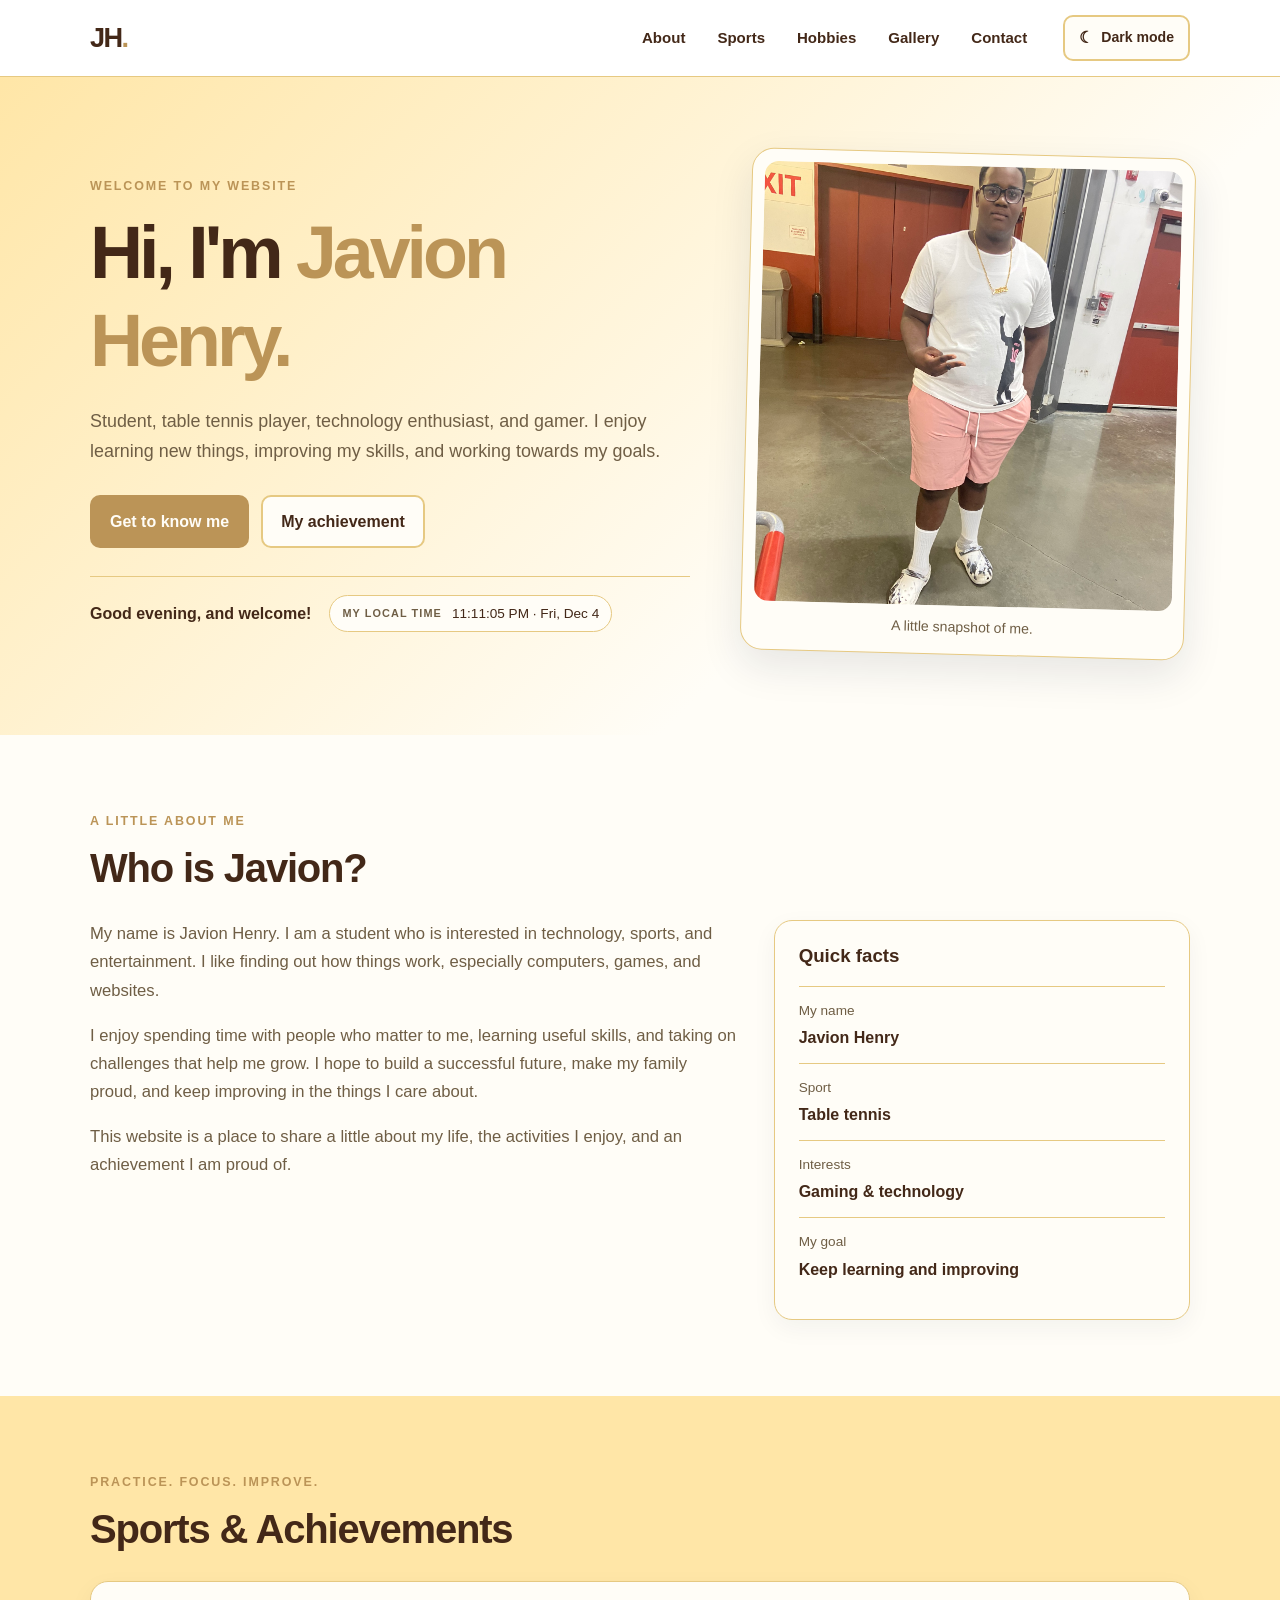
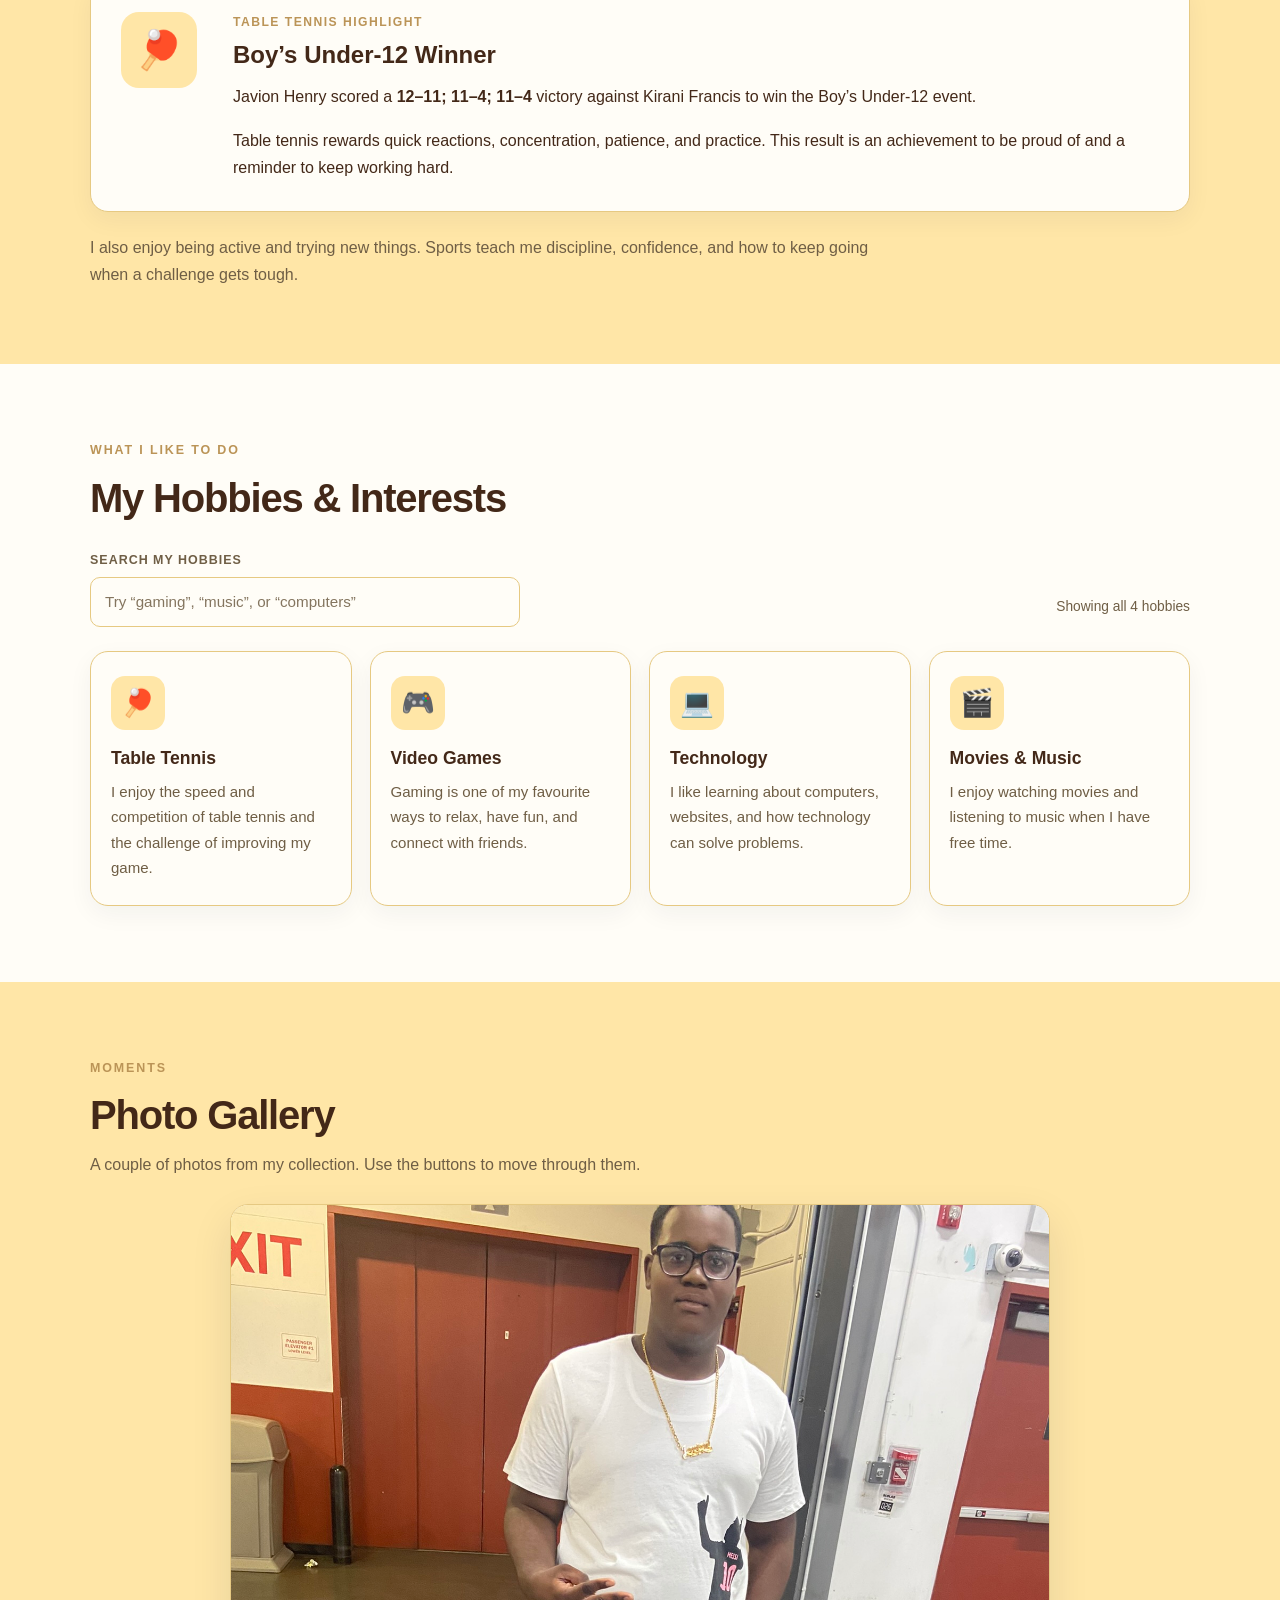
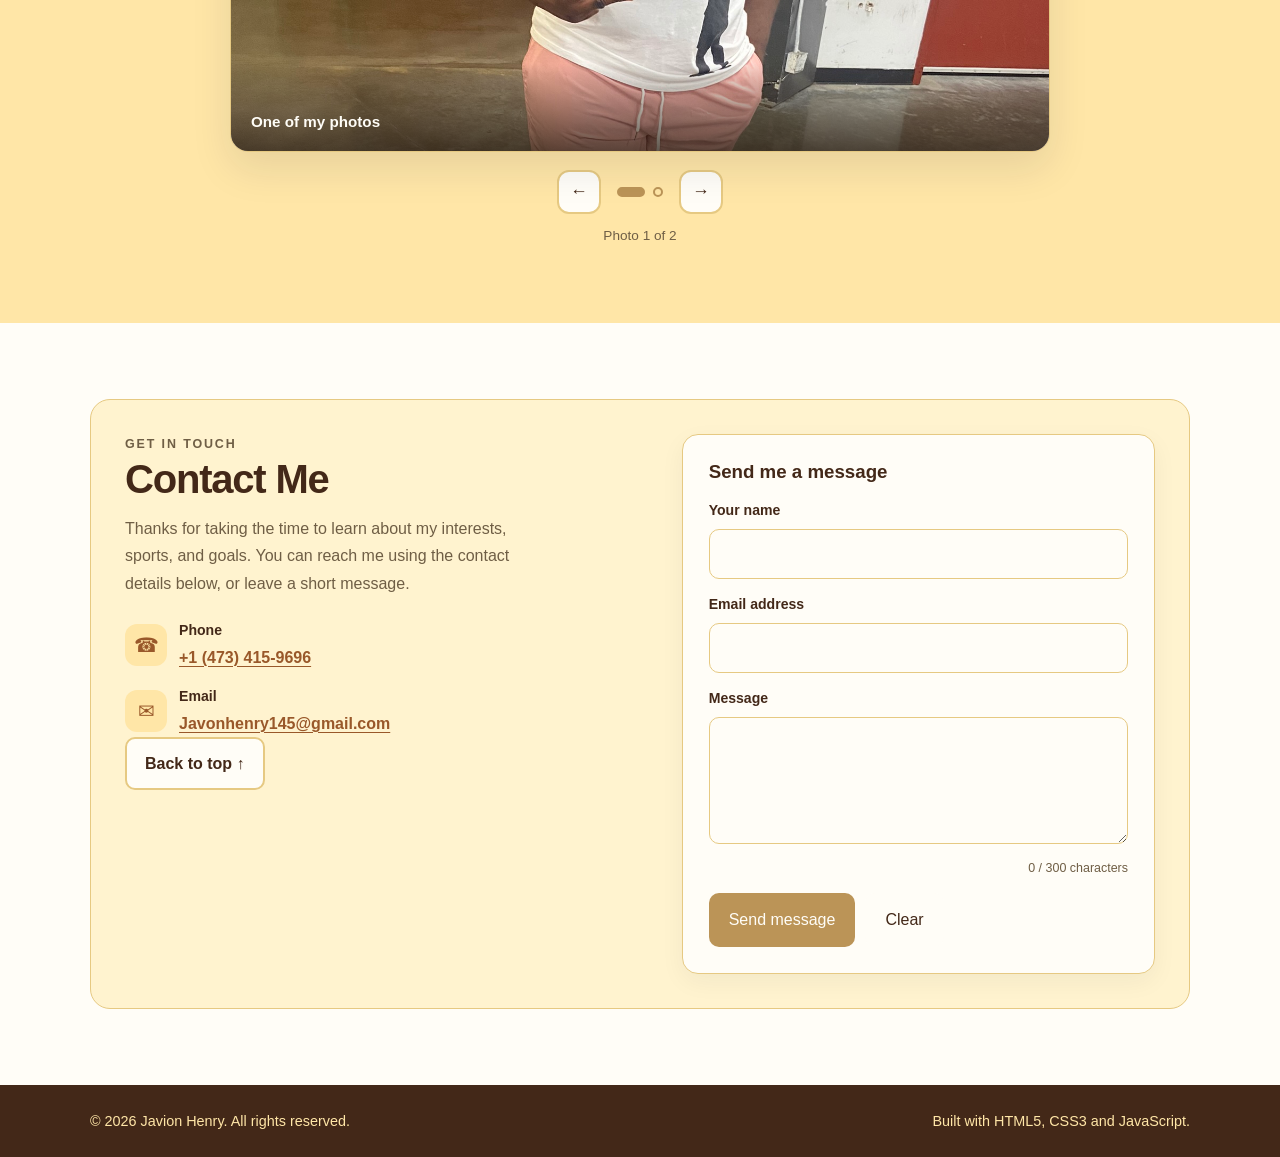
<file: index.html>
<!DOCTYPE html>
<html lang="en">
<head>
    <meta charset="UTF-8">
    <meta name="viewport" content="width=device-width, initial-scale=1.0">
    <meta name="description" content="The personal website of Javion Henry, featuring his interests, table tennis achievement, hobbies, and photos.">
    <meta name="theme-color" content="#ffffff">
    <title>Javion Henry | Personal Website</title>
    <link rel="stylesheet" href="css/style.css">
</head>
<body>
    <a class="skip-link" href="#main">Skip to content</a>

    <!-- Site header and main navigation -->
    <header class="site-header" id="home">
        <div class="container header-inner">
            <a class="brand" href="#home" aria-label="Javion Henry home">JH<span>.</span></a>
            <nav aria-label="Main navigation">
                <ul class="nav-links">
                    <li><a href="#about">About</a></li>
                    <li><a href="#sports">Sports</a></li>
                    <li><a href="#hobbies">Hobbies</a></li>
                    <li><a href="#gallery">Gallery</a></li>
                    <li><a href="#contact">Contact</a></li>
                </ul>
            </nav>
            <!-- Feature 1: dark / light theme toggle -->
            <button class="theme-toggle" id="theme-toggle" type="button" aria-pressed="false" aria-label="Switch between dark and light theme">
                <span class="theme-icon" aria-hidden="true">☾</span>
                <span class="theme-text">Dark mode</span>
            </button>
        </div>
    </header>

    <main id="main">
        <!-- Introduction / hero section -->
        <section class="hero">
            <div class="container hero-grid">
                <div class="hero-copy">
                    <p class="eyebrow">WELCOME TO MY WEBSITE</p>
                    <h1>Hi, I'm <span>Javion Henry.</span></h1>
                    <p class="hero-text">Student, table tennis player, technology enthusiast, and gamer. I enjoy learning new things, improving my skills, and working towards my goals.</p>
                    <div class="hero-actions">
                        <a class="button button-primary" href="#about">Get to know me</a>
                        <a class="button button-outline" href="#sports">My achievement</a>
                    </div>
                    <!-- Feature 2: greeting and live clock -->
                    <div class="hero-meta">
                        <p class="greeting" id="greeting">Welcome to my website.</p>
                        <p class="clock-pill">
                            <span class="clock-label">My local time</span>
                            <time id="live-clock">--:--:--</time>
                        </p>
                    </div>
                </div>
                <figure class="hero-photo">
                    <img src="images/javion-photo-1.jpg" alt="Javion Henry wearing a white T-shirt and pink shorts">
                    <figcaption>A little snapshot of me.</figcaption>
                </figure>
            </div>
        </section>

        <!-- About section -->
        <section class="section" id="about">
            <div class="container">
                <p class="eyebrow">A LITTLE ABOUT ME</p>
                <h2>Who is Javion?</h2>
                <div class="about-grid">
                    <div class="about-copy">
                        <p>My name is Javion Henry. I am a student who is interested in technology, sports, and entertainment. I like finding out how things work, especially computers, games, and websites.</p>
                        <p>I enjoy spending time with people who matter to me, learning useful skills, and taking on challenges that help me grow. I hope to build a successful future, make my family proud, and keep improving in the things I care about.</p>
                        <p>This website is a place to share a little about my life, the activities I enjoy, and an achievement I am proud of.</p>
                    </div>
                    <aside class="fact-card" aria-label="Quick facts about Javion">
                        <h3>Quick facts</h3>
                        <ul>
                            <li><span>My name</span><strong>Javion Henry</strong></li>
                            <li><span>Sport</span><strong>Table tennis</strong></li>
                            <li><span>Interests</span><strong>Gaming &amp; technology</strong></li>
                            <li><span>My goal</span><strong>Keep learning and improving</strong></li>
                        </ul>
                    </aside>
                </div>
            </div>
        </section>

        <!-- Sports and achievement section -->
        <section class="section section-tinted" id="sports">
            <div class="container">
                <p class="eyebrow">PRACTICE. FOCUS. IMPROVE.</p>
                <h2>Sports &amp; Achievements</h2>
                <div class="achievement-card">
                    <div class="achievement-mark" aria-hidden="true">🏓</div>
                    <div>
                        <p class="achievement-label">TABLE TENNIS HIGHLIGHT</p>
                        <h3>Boy’s Under-12 Winner</h3>
                        <p>Javion Henry scored a <strong>12–11; 11–4; 11–4</strong> victory against Kirani Francis to win the Boy’s Under-12 event.</p>
                        <p>Table tennis rewards quick reactions, concentration, patience, and practice. This result is an achievement to be proud of and a reminder to keep working hard.</p>
                    </div>
                </div>
                <p class="section-note">I also enjoy being active and trying new things. Sports teach me discipline, confidence, and how to keep going when a challenge gets tough.</p>
            </div>
        </section>

        <!-- Hobbies section (cards are generated and filtered by JavaScript) -->
        <section class="section" id="hobbies">
            <div class="container">
                <p class="eyebrow">WHAT I LIKE TO DO</p>
                <h2>My Hobbies &amp; Interests</h2>

                <!-- Feature 3: live hobby search -->
                <div class="hobby-toolbar">
                    <div class="search-group">
                        <label class="search-label" for="hobby-search">Search my hobbies</label>
                        <input class="search-input" id="hobby-search" type="search" placeholder="Try “gaming”, “music”, or “computers”" autocomplete="off" aria-describedby="hobby-count">
                    </div>
                    <p class="hobby-count" id="hobby-count" aria-live="polite">Showing 4 of 4 hobbies</p>
                </div>

                <div class="hobby-grid" id="hobby-grid"></div>
                <p class="hobby-empty" id="hobby-empty" hidden>No hobbies match that search. Try another word, such as “sport” or “music”.</p>
            </div>
        </section>

        <!-- Photo gallery: JavaScript slideshow -->
        <section class="section section-tinted" id="gallery">
            <div class="container">
                <p class="eyebrow">MOMENTS</p>
                <h2>Photo Gallery</h2>
                <p class="section-intro">A couple of photos from my collection. Use the buttons to move through them.</p>

                <!-- Feature 4: image slideshow with previous / next controls -->
                <div class="slideshow" id="slideshow">
                    <figure class="slide-frame">
                        <img id="slide-image" src="images/javion-photo-1.jpg" alt="Javion standing indoors in a white graphic T-shirt and pink shorts">
                        <figcaption class="slide-caption" id="slide-caption">One of my photos</figcaption>
                    </figure>
                    <div class="slideshow-controls">
                        <button class="slide-button" id="slide-prev" type="button" aria-label="Previous photo">&#8592;</button>
                        <div class="slide-dots" id="slide-dots" role="group" aria-label="Choose a photo"></div>
                        <button class="slide-button" id="slide-next" type="button" aria-label="Next photo">&#8594;</button>
                    </div>
                    <p class="slide-status" id="slide-status" aria-live="polite">Photo 1 of 2</p>
                </div>
            </div>
        </section>

        <!-- Contact section with clickable phone and email links, plus a message form -->
        <section class="section" id="contact">
            <div class="container contact-panel">
                <div class="contact-copy">
                    <p class="eyebrow">GET IN TOUCH</p>
                    <h2>Contact Me</h2>
                    <p>Thanks for taking the time to learn about my interests, sports, and goals. You can reach me using the contact details below, or leave a short message.</p>
                    <ul class="contact-details">
                        <li>
                            <span class="contact-icon" aria-hidden="true">☎</span>
                            <span><strong>Phone</strong><a href="tel:+14734159696">+1 (473) 415-9696</a></span>
                        </li>
                        <li>
                            <span class="contact-icon" aria-hidden="true">✉</span>
                            <span><strong>Email</strong><a href="mailto:Javonhenry145@gmail.com">Javonhenry145@gmail.com</a></span>
                        </li>
                    </ul>
                    <a class="button button-outline" href="#home">Back to top ↑</a>
                </div>

                <!-- Feature 5: form validation and character counter -->
                <form class="contact-form" id="contact-form" novalidate>
                    <h3>Send me a message</h3>

                    <div class="field">
                        <label for="contact-name">Your name</label>
                        <input id="contact-name" name="name" type="text" autocomplete="name" required aria-describedby="name-error">
                        <p class="field-error" id="name-error"></p>
                    </div>

                    <div class="field">
                        <label for="contact-email">Email address</label>
                        <input id="contact-email" name="email" type="email" autocomplete="email" required aria-describedby="email-error">
                        <p class="field-error" id="email-error"></p>
                    </div>

                    <div class="field">
                        <label for="contact-message">Message</label>
                        <textarea id="contact-message" name="message" rows="4" maxlength="300" required aria-describedby="char-count message-error"></textarea>
                        <p class="char-count" id="char-count">0 / 300 characters</p>
                        <p class="field-error" id="message-error"></p>
                    </div>

                    <div class="form-actions">
                        <button class="button button-primary" type="submit">Send message</button>
                        <button class="button button-outline" type="reset">Clear</button>
                    </div>

                    <p class="form-status" id="form-status" role="status" aria-live="polite"></p>
                    <div class="form-result" id="form-result" hidden></div>
                </form>
            </div>
        </section>
    </main>

    <!-- Footer with copyright information -->
    <footer class="site-footer">
        <div class="container footer-inner">
            <p>© 2026 Javion Henry. All rights reserved.</p>
            <p>Built with HTML5, CSS3 and JavaScript.</p>
        </div>
    </footer>

    <script src="js/script.js" defer></script>
</body>
</html>
</file>
<file: css/style.css>
/* Base styles and consistent sizing */
* {
    box-sizing: border-box;
}

:root {
    --navy: #432818;
    --blue: #bb9457;
    --blue-dark: #99582a;
    --pale-blue: #ffe6a7;
    --text: #432818;
    --muted: #6f5e45;
    --white: #fffdf7;
    --border: #e6c982;
    --shadow: 0 16px 40px rgba(19, 34, 56, 0.10);
}

html {
    scroll-behavior: smooth;
    scroll-padding-top: 90px;
}

body {
    margin: 0;
    background: var(--white);
    color: var(--text);
    font-family: Arial, Helvetica, sans-serif;
    line-height: 1.7;
}

img {
    display: block;
    max-width: 100%;
}

a {
    color: inherit;
}

.container {
    width: min(1100px, calc(100% - 40px));
    margin: 0 auto;
}

h1, h2, h3, p {
    margin-top: 0;
}

h1, h2, h3 {
    color: var(--navy);
    line-height: 1.2;
}

h2 {
    margin-bottom: 28px;
    font-size: clamp(1.8rem, 4vw, 2.5rem);
    letter-spacing: -0.03em;
}

section {
    scroll-margin-top: 80px;
}

/* Header and navigation */
.site-header {
    position: sticky;
    top: 0;
    z-index: 10;
    background: rgba(255, 255, 255, 0.96);
    border-bottom: 1px solid var(--border);
    backdrop-filter: blur(10px);
}

.header-inner {
    min-height: 76px;
    display: flex;
    align-items: center;
    justify-content: space-between;
    gap: 24px;
}

.brand {
    color: var(--navy);
    font-size: 1.7rem;
    font-weight: 900;
    text-decoration: none;
    letter-spacing: -0.06em;
}

.brand span {
    color: var(--blue);
}

.nav-links {
    display: flex;
    flex-wrap: wrap;
    align-items: center;
    justify-content: flex-end;
    gap: 8px;
    margin: 0;
    padding: 0;
    list-style: none;
}

.nav-links a {
    display: inline-block;
    padding: 9px 12px;
    border-radius: 8px;
    color: var(--text);
    font-size: 0.94rem;
    font-weight: 700;
    text-decoration: none;
}

.nav-links a:hover,
.nav-links a:focus-visible {
    background: var(--pale-blue);
    color: var(--blue-dark);
}

/* Hero section */
.hero {
    overflow: hidden;
    padding: 76px 0 80px;
    background: linear-gradient(135deg, #ffe6a7 0%, #fffdf7 68%);
}

.hero-grid {
    display: grid;
    grid-template-columns: 1.15fr 0.85fr;
    align-items: center;
    gap: 56px;
}

.eyebrow {
    margin-bottom: 12px;
    color: var(--blue);
    font-size: 0.78rem;
    font-weight: 800;
    letter-spacing: 0.15em;
}

.hero h1 {
    max-width: 650px;
    margin-bottom: 20px;
    font-size: clamp(2.5rem, 6vw, 4.6rem);
    letter-spacing: -0.055em;
}

.hero h1 span {
    color: var(--blue);
}

.hero-text {
    max-width: 590px;
    margin-bottom: 28px;
    color: var(--muted);
    font-size: 1.12rem;
}

.hero-actions {
    display: flex;
    flex-wrap: wrap;
    gap: 12px;
}

.button {
    display: inline-flex;
    min-height: 46px;
    align-items: center;
    justify-content: center;
    padding: 11px 18px;
    border: 2px solid transparent;
    border-radius: 10px;
    font-weight: 700;
    text-decoration: none;
    transition: background 0.2s ease, transform 0.2s ease;
}

.button:hover {
    transform: translateY(-2px);
}

.button-primary {
    background: var(--blue);
    color: var(--white);
}

.button-primary:hover {
    background: var(--blue-dark);
}

.button-outline {
    border-color: var(--border);
    background: var(--white);
    color: var(--navy);
}

.button-outline:hover {
    border-color: var(--blue);
}

.hero-photo {
    margin: 0;
    padding: 12px;
    border: 1px solid var(--border);
    border-radius: 22px;
    background: var(--white);
    box-shadow: var(--shadow);
    transform: rotate(1.5deg);
}

.hero-photo img {
    width: 100%;
    height: 440px;
    border-radius: 14px;
    object-fit: cover;
    object-position: center 30%;
}

.hero-photo figcaption {
    padding: 10px 5px 2px;
    color: var(--muted);
    font-size: 0.88rem;
    text-align: center;
}

/* Shared section layout */
.section {
    padding: 76px 0;
}

.section-tinted {
    background: var(--pale-blue);
}

.about-grid {
    display: grid;
    grid-template-columns: 1.4fr 0.9fr;
    align-items: start;
    gap: 36px;
}

.about-copy p {
    color: var(--muted);
    font-size: 1.04rem;
}

.fact-card,
.hobby-card,
.achievement-card {
    border: 1px solid var(--border);
    border-radius: 18px;
    background: var(--white);
    box-shadow: 0 8px 24px rgba(19, 34, 56, 0.05);
}

.fact-card {
    padding: 24px;
}

.fact-card h3 {
    margin-bottom: 18px;
}

.fact-card ul {
    margin: 0;
    padding: 0;
    list-style: none;
}

.fact-card li {
    display: flex;
    flex-direction: column;
    gap: 2px;
    padding: 12px 0;
    border-top: 1px solid var(--border);
}

.fact-card li span {
    color: var(--muted);
    font-size: 0.85rem;
}

.fact-card li strong {
    color: var(--navy);
}

/* Table tennis achievement */
.achievement-card {
    display: grid;
    grid-template-columns: 88px 1fr;
    gap: 24px;
    padding: 30px;
}

.achievement-mark {
    display: grid;
    width: 76px;
    height: 76px;
    place-items: center;
    border-radius: 18px;
    background: var(--pale-blue);
    font-size: 2.4rem;
}

.achievement-label {
    margin-bottom: 8px;
    color: var(--blue);
    font-size: 0.76rem;
    font-weight: 800;
    letter-spacing: 0.12em;
}

.achievement-card h3 {
    margin-bottom: 14px;
    font-size: 1.5rem;
}

.achievement-card p:last-child {
    margin-bottom: 0;
}

.section-note {
    max-width: 800px;
    margin: 22px 0 0;
    color: var(--muted);
}

/* Hobby cards */
.hobby-grid {
    display: grid;
    grid-template-columns: repeat(4, minmax(0, 1fr));
    gap: 18px;
}

.hobby-card {
    padding: 24px 20px;
}

.hobby-icon {
    display: grid;
    width: 54px;
    height: 54px;
    margin-bottom: 18px;
    place-items: center;
    border-radius: 14px;
    background: var(--pale-blue);
    font-size: 1.7rem;
}

.hobby-card h3 {
    margin-bottom: 10px;
    font-size: 1.1rem;
}

.hobby-card p {
    margin-bottom: 0;
    color: var(--muted);
    font-size: 0.94rem;
}

/* Local photo gallery */
.section-intro {
    margin-top: -16px;
    margin-bottom: 26px;
    color: var(--muted);
}

.gallery-grid {
    display: grid;
    grid-template-columns: repeat(2, minmax(0, 1fr));
    gap: 24px;
}

.gallery-item {
    overflow: hidden;
    margin: 0;
    border: 1px solid var(--border);
    border-radius: 18px;
    background: var(--white);
    box-shadow: var(--shadow);
}

.gallery-item img {
    width: 100%;
    height: 430px;
    object-fit: cover;
    object-position: center 30%;
    transition: transform 0.3s ease;
}

.gallery-item:hover img {
    transform: scale(1.025);
}

.gallery-item figcaption {
    padding: 14px 18px;
    color: var(--muted);
    font-size: 0.92rem;
}


.contact-copy {
    flex: 1;
}

.contact-details {
    display: grid;
    gap: 14px;
    margin: 22px 0 0;
    padding: 0;
    list-style: none;
}

.contact-details li {
    display: flex;
    align-items: center;
    gap: 12px;
}

.contact-icon {
    display: grid;
    width: 42px;
    height: 42px;
    flex-shrink: 0;
    place-items: center;
    border-radius: 12px;
    background: var(--pale-blue);
    color: var(--blue-dark);
    font-size: 1.25rem;
}

.contact-details li span:last-child {
    display: grid;
    gap: 1px;
}

.contact-details strong {
    color: var(--navy);
    font-size: 0.88rem;
}

.contact-details a {
    color: var(--blue-dark);
    font-weight: 700;
    overflow-wrap: anywhere;
    text-decoration-thickness: 1px;
    text-underline-offset: 3px;
}

.contact-details a:hover {
    color: var(--navy);
}

/* Contact panel and footer */
.contact-panel {
    display: flex;
    align-items: center;
    justify-content: space-between;
    gap: 28px;
    padding: 34px;
    border: 1px solid var(--border);
    border-radius: 20px;
    background: #fff3cf;
}

.contact-panel h2 {
    margin-bottom: 12px;
}

.contact-panel p:last-child {
    max-width: 700px;
    margin-bottom: 0;
    color: var(--muted);
}

.contact-panel .button {
    flex-shrink: 0;
}

.site-footer {
    padding: 24px 0;
    background: var(--navy);
    color: #ffe6a7;
}

.footer-inner {
    display: flex;
    flex-wrap: wrap;
    justify-content: space-between;
    gap: 8px 24px;
}

.footer-inner p {
    margin: 0;
    font-size: 0.9rem;
}

/* Tablet layout */
@media (max-width: 850px) {
    .header-inner {
        align-items: flex-start;
        flex-direction: column;
        justify-content: center;
        gap: 4px;
        padding-top: 12px;
        padding-bottom: 12px;
    }

    .nav-links {
        justify-content: flex-start;
    }

    .nav-links a {
        padding: 7px 9px;
    }

    .hero-grid {
        grid-template-columns: 1fr 0.8fr;
        gap: 28px;
    }

    .hero-photo img {
        height: 350px;
    }

    .hobby-grid {
        grid-template-columns: repeat(2, minmax(0, 1fr));
    }
}

/* Mobile layout */
@media (max-width: 600px) {
    .container {
        width: min(100% - 28px, 1100px);
    }

    .header-inner {
        gap: 8px;
    }

    .nav-links {
        gap: 2px;
    }

    .nav-links a {
        padding: 6px 7px;
        font-size: 0.82rem;
    }

    .hero {
        padding: 48px 0 54px;
    }

    .hero-grid,
    .about-grid,
    .gallery-grid {
        grid-template-columns: 1fr;
    }

    .hero-grid {
        gap: 32px;
    }

    .hero h1 {
        font-size: clamp(2.35rem, 12vw, 3.4rem);
    }

    .hero-photo {
        max-width: 390px;
        margin: 0 auto;
        transform: none;
    }

    .hero-photo img {
        height: 360px;
    }

    .section {
        padding: 54px 0;
    }

    .achievement-card {
        grid-template-columns: 1fr;
        gap: 16px;
        padding: 22px;
    }

    .hobby-grid {
        grid-template-columns: 1fr;
    }

    .gallery-item img {
        height: 360px;
    }

    .contact-panel {
        align-items: flex-start;
        flex-direction: column;
        padding: 24px;
    }

    .footer-inner {
        flex-direction: column;
        gap: 5px;
    }
}

/* Respect visitors who prefer reduced motion */
@media (prefers-reduced-motion: reduce) {
    html {
        scroll-behavior: auto;
    }

    *,
    *::before,
    *::after {
        transition-duration: 0.01ms !important;
        animation-duration: 0.01ms !important;
    }
}

/* ==========================================================================
   JavaScript enhancements (Practical 2)
   Styles for the five interactive features, using the site's existing colours
   ========================================================================== */

html {
    color-scheme: light;
}

.skip-link {
    position: absolute;
    left: 12px;
    top: -70px;
    z-index: 100;
    padding: 10px 16px;
    border-radius: 8px;
    background: var(--navy);
    color: var(--pale-blue);
    text-decoration: none;
    transition: top 0.2s ease;
}

.skip-link:focus {
    top: 12px;
}

/* Keep the navigation beside the new theme button */
.header-inner nav {
    margin-left: auto;
}

/* Feature 1: theme toggle */
.theme-toggle {
    display: inline-flex;
    align-items: center;
    gap: 8px;
    padding: 9px 14px;
    border: 2px solid var(--border);
    border-radius: 10px;
    background: var(--white);
    color: var(--navy);
    font: inherit;
    font-size: 0.88rem;
    font-weight: 700;
    white-space: nowrap;
    cursor: pointer;
    transition: background 0.2s ease, border-color 0.2s ease;
}

.theme-toggle:hover {
    border-color: var(--blue);
    background: var(--pale-blue);
}

.theme-toggle:focus-visible,
.slide-button:focus-visible,
.slide-dot:focus-visible {
    outline: 3px solid rgba(187, 148, 87, 0.55);
    outline-offset: 2px;
}

.theme-icon {
    font-size: 1rem;
    line-height: 1;
}

/* Feature 2: greeting and live clock */
.hero-meta {
    display: flex;
    flex-wrap: wrap;
    align-items: center;
    gap: 12px 18px;
    margin-top: 28px;
    padding-top: 18px;
    border-top: 1px solid var(--border);
}

.greeting {
    margin: 0;
    font-weight: 700;
}

.clock-pill {
    display: inline-flex;
    align-items: center;
    gap: 10px;
    margin: 0;
    padding: 6px 12px;
    border: 1px solid var(--border);
    border-radius: 999px;
    background: var(--white);
    font-size: 0.85rem;
    font-variant-numeric: tabular-nums;
}

.clock-label {
    color: var(--muted);
    font-size: 0.68rem;
    font-weight: 800;
    letter-spacing: 0.1em;
    text-transform: uppercase;
}

/* Feature 3: hobby search */
.hobby-toolbar {
    display: flex;
    flex-wrap: wrap;
    align-items: flex-end;
    justify-content: space-between;
    gap: 14px;
    margin-bottom: 24px;
}

.search-group {
    flex: 1 1 320px;
    max-width: 430px;
}

.search-label {
    display: block;
    margin-bottom: 6px;
    color: var(--muted);
    font-size: 0.78rem;
    font-weight: 800;
    letter-spacing: 0.08em;
    text-transform: uppercase;
}

.search-input {
    width: 100%;
    padding: 11px 14px;
    border: 1px solid var(--border);
    border-radius: 10px;
    background: var(--white);
    color: var(--text);
    font: inherit;
    font-size: 0.95rem;
}

.search-input::placeholder {
    color: var(--muted);
    opacity: 0.85;
}

.search-input:focus {
    outline: none;
    border-color: var(--blue);
    box-shadow: 0 0 0 3px rgba(187, 148, 87, 0.25);
}

.hobby-count {
    margin: 0 0 8px;
    color: var(--muted);
    font-size: 0.86rem;
    font-variant-numeric: tabular-nums;
}

.hobby-empty {
    margin: 20px 0 0;
    padding: 18px;
    border: 1px dashed var(--border);
    border-radius: 12px;
    color: var(--muted);
    text-align: center;
}

/* Feature 4: photo slideshow */
.slideshow {
    max-width: 820px;
    margin: 0 auto;
}

.slide-frame {
    position: relative;
    overflow: hidden;
    margin: 0;
    border: 1px solid var(--border);
    border-radius: 18px;
    background: var(--white);
    box-shadow: var(--shadow);
}

.slide-frame img {
    width: 100%;
    aspect-ratio: 3 / 2;
    object-fit: cover;
    object-position: center 12%;
}

.slide-caption {
    position: absolute;
    inset: auto 0 0 0;
    padding: 46px 20px 16px;
    background: linear-gradient(to top, rgba(35, 24, 14, 0.72), transparent);
    color: #fffdf7;
    font-size: 0.95rem;
    font-weight: 700;
}

.slideshow-controls {
    display: flex;
    align-items: center;
    justify-content: center;
    gap: 16px;
    margin-top: 18px;
}

.slide-button {
    display: grid;
    width: 44px;
    height: 44px;
    place-items: center;
    border: 2px solid var(--border);
    border-radius: 12px;
    background: var(--white);
    color: var(--navy);
    font: inherit;
    font-size: 1.1rem;
    cursor: pointer;
    transition: background 0.2s ease, border-color 0.2s ease, transform 0.2s ease;
}

.slide-button:hover {
    border-color: var(--blue);
    background: var(--pale-blue);
    transform: translateY(-2px);
}

.slide-dots {
    display: flex;
    align-items: center;
    gap: 8px;
}

.slide-dot {
    width: 10px;
    height: 10px;
    padding: 0;
    border: 2px solid var(--blue);
    border-radius: 999px;
    background: transparent;
    cursor: pointer;
    transition: width 0.2s ease, background 0.2s ease;
}

.slide-dot.is-active {
    width: 28px;
    background: var(--blue);
}

.slide-status {
    margin: 10px 0 0;
    color: var(--muted);
    font-size: 0.85rem;
    text-align: center;
    font-variant-numeric: tabular-nums;
}

/* Feature 5: contact form */
.contact-panel {
    display: grid;
    grid-template-columns: 1.1fr 1fr;
    align-items: start;
    gap: 36px;
}

.contact-copy > p {
    max-width: 46ch;
    margin-bottom: 0;
    color: var(--muted);
}

.contact-form {
    padding: 26px;
    border: 1px solid var(--border);
    border-radius: 16px;
    background: var(--white);
    box-shadow: 0 8px 24px rgba(19, 34, 56, 0.05);
}

.contact-form h3 {
    margin-bottom: 16px;
}

.field {
    margin-bottom: 14px;
}

.field label {
    display: block;
    margin-bottom: 6px;
    color: var(--navy);
    font-size: 0.88rem;
    font-weight: 700;
}

.field input,
.field textarea {
    width: 100%;
    padding: 11px 13px;
    border: 1px solid var(--border);
    border-radius: 10px;
    background: var(--white);
    color: var(--text);
    font: inherit;
    font-size: 0.95rem;
}

.field textarea {
    min-height: 110px;
    resize: vertical;
}

.field input:focus,
.field textarea:focus {
    outline: none;
    border-color: var(--blue);
    box-shadow: 0 0 0 3px rgba(187, 148, 87, 0.25);
}

.field input[aria-invalid="true"],
.field textarea[aria-invalid="true"] {
    border-color: #b3261e;
}

.field-error {
    margin: 6px 0 0;
    color: #b3261e;
    font-size: 0.82rem;
}

.field-error:empty {
    display: none;
}

.char-count {
    margin: 6px 0 0;
    color: var(--muted);
    font-size: 0.78rem;
    text-align: right;
    font-variant-numeric: tabular-nums;
}

.char-count.is-near-limit {
    color: var(--blue-dark);
    font-weight: 700;
}

.form-actions {
    display: flex;
    flex-wrap: wrap;
    gap: 10px;
    margin-top: 6px;
}

button.button {
    border: 2px solid transparent;
    font: inherit;
    cursor: pointer;
}

.form-status {
    margin: 12px 0 0;
    font-size: 0.9rem;
}

.form-status:empty {
    display: none;
}

.form-status.is-success {
    color: #146c43;
    font-weight: 700;
}

.form-status.is-error {
    color: #b3261e;
    font-weight: 700;
}

.form-result {
    margin-top: 16px;
    padding: 16px;
    border: 1px solid var(--border);
    border-left: 4px solid var(--blue);
    border-radius: 12px;
    background: rgba(255, 230, 167, 0.35);
}

.form-result h4 {
    margin: 0 0 10px;
    color: var(--blue-dark);
    font-size: 0.72rem;
    letter-spacing: 0.1em;
    text-transform: uppercase;
}

.form-result dl {
    display: grid;
    gap: 10px;
    margin: 0;
}

.form-result dt {
    color: var(--muted);
    font-size: 0.7rem;
    font-weight: 800;
    letter-spacing: 0.07em;
    text-transform: uppercase;
}

.form-result dd {
    margin: 2px 0 0;
    color: var(--navy);
    overflow-wrap: anywhere;
    white-space: pre-wrap;
}

/* Dark theme: the same warm palette, dimmed */
html[data-theme="dark"] {
    color-scheme: dark;
    --navy: #f6ecdd;
    --blue: #d8ab6a;
    --blue-dark: #e8c583;
    --pale-blue: #2b2117;
    --text: #f0e6d6;
    --muted: #c2af96;
    --white: #1b1510;
    --border: #3d3022;
    --shadow: 0 16px 40px rgba(0, 0, 0, 0.5);
}

[data-theme="dark"] .site-header {
    background: rgba(22, 17, 12, 0.96);
}

[data-theme="dark"] .hero {
    background: linear-gradient(135deg, #2c2116 0%, #1b1510 68%);
}

[data-theme="dark"] .contact-panel {
    background: #241a12;
}

[data-theme="dark"] .site-footer {
    background: #0d0906;
    color: #e8c583;
}

[data-theme="dark"] .form-result {
    background: rgba(216, 171, 106, 0.12);
}

[data-theme="dark"] .field-error,
[data-theme="dark"] .form-status.is-error {
    color: #f2a29a;
}

[data-theme="dark"] .field input[aria-invalid="true"],
[data-theme="dark"] .field textarea[aria-invalid="true"] {
    border-color: #f2a29a;
}

[data-theme="dark"] .form-status.is-success {
    color: #86d9a8;
}

/* Responsive additions for the new controls */
@media (max-width: 850px) {
    .header-inner {
        position: relative;
    }

    .header-inner nav {
        margin-left: 0;
    }

    .theme-toggle {
        position: absolute;
        top: 14px;
        right: 0;
    }

    .contact-panel {
        grid-template-columns: 1fr;
    }
}

@media (max-width: 600px) {
    .hero-meta {
        align-items: flex-start;
        flex-direction: column;
    }

    .slide-frame img {
        aspect-ratio: auto;
        height: 400px;
        object-position: center 18%;
    }

    .contact-form {
        padding: 20px;
    }

    .hobby-toolbar {
        align-items: stretch;
    }

    .search-group {
        max-width: none;
    }

    .hobby-count {
        margin: 0;
    }

    .slideshow-controls {
        gap: 12px;
    }
}
</file>
